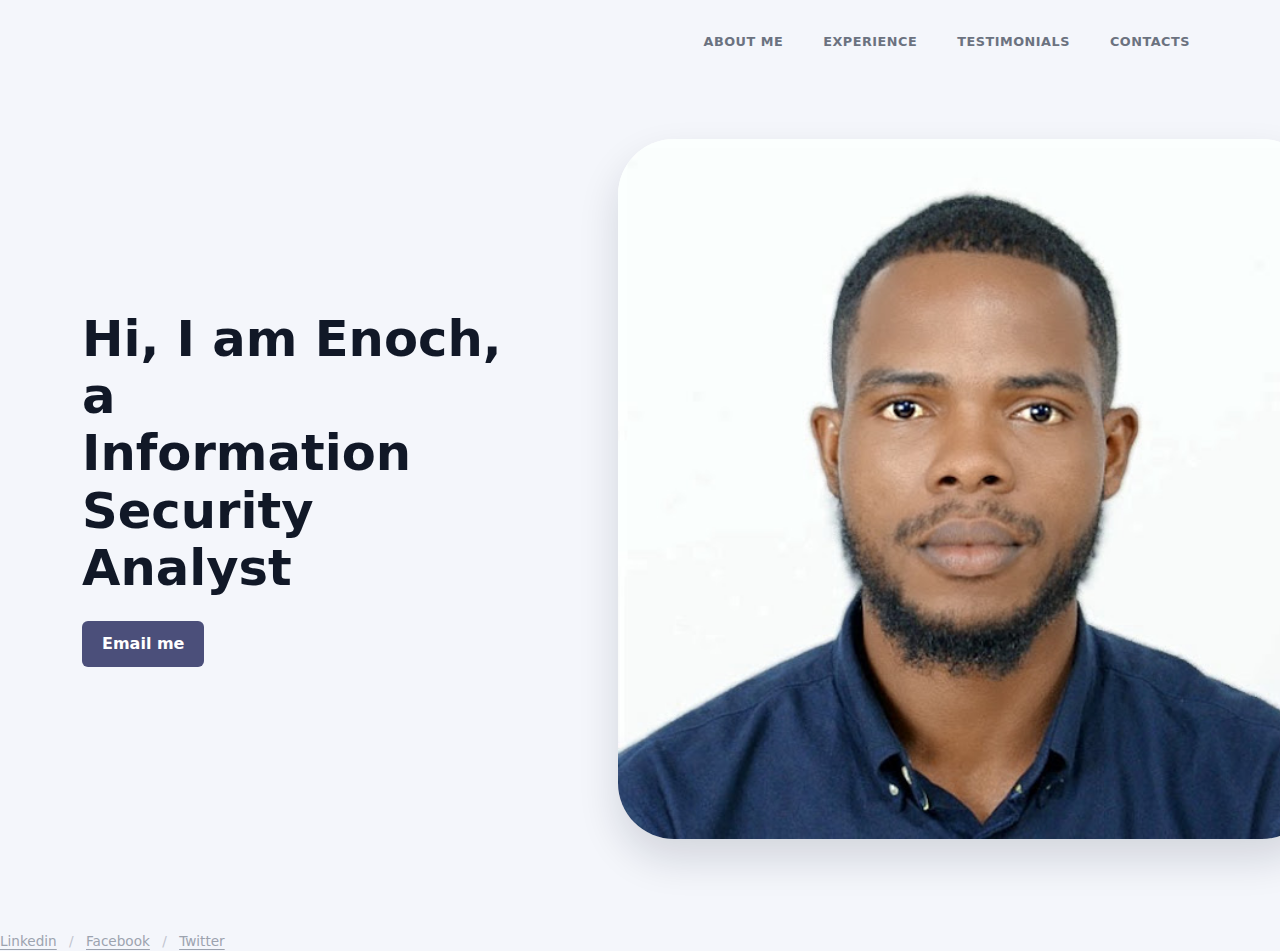
<file: index.html>
<!DOCTYPE html>
<html lang="en">
<head>
  <meta charset="UTF-8" />
  <meta name="viewport" content="width=device-width, initial-scale=1" />
  <title>Enoch Eugene Saka | Portfolio</title>

  <!-- Bootstrap CSS -->
  <link
    href="https://cdn.jsdelivr.net/npm/bootstrap@5.3.2/dist/css/bootstrap.min.css"
    rel="stylesheet"
  />

  <link rel="stylesheet" href="style.css" />
</head>

<body>

  <!-- NAVBAR -->
  <nav class="navbar navbar-expand-lg navbar-light bg-transparent py-4">
    <div class="container">
     

      <button class="navbar-toggler" type="button" data-bs-toggle="collapse" data-bs-target="#navMenu">
        <span class="navbar-toggler-icon"></span>
      </button>

      <div class="collapse navbar-collapse justify-content-end" id="navMenu">
        <ul class="navbar-nav gap-lg-4 gap-2 align-items-lg-center">
          <li class="nav-item"><a class="nav-link nav-top" href="#about">ABOUT ME</a></li>
          <li class="nav-item"><a class="nav-link nav-top" href="#experience">EXPERIENCE</a></li>
          <li class="nav-item"><a class="nav-link nav-top" href="#testimonials">TESTIMONIALS</a></li>
          <li class="nav-item"><a class="nav-link nav-top" href="#contact">CONTACTS</a></li>
        </ul>
      </div>
    </div>
  </nav>
  <!-- HERO -->
  <main class="hero">
    <div class="container">
      <div class="row align-items-center gx-lg-5">
        <!-- TEXT -->
        <div class="col-lg-5">
          <h1 class="hero-title">
            Hi, I am Enoch, a<br />
            Information Security Analyst
          </h1>

          <a href="mailto:eugenesaka10@gmail.com" class="btn btn-hero mt-4">
            Email me
          </a>

          <!-- SOCIAL LINKS (bottom-left like screenshot 1) -->
          <div class="hero-social">
            <a href="https://www.linkedin.com/in/enoch-eugene-saka-9909a964" target="_blank" rel="noreferrer">Linkedin</a>
            <span>/</span>
            <a href="#" target="_blank" rel="noreferrer">Facebook</a>
            <span>/</span>
            <a href="#" target="_blank" rel="noreferrer">Twitter</a>
          </div>
        </div>

        <!-- IMAGE -->
        <div class="col-lg-7 mt-5 mt-lg-0 d-flex justify-content-lg-end">
          <div class="hero-image-card">
            <img src="imges/unnamed.jpg" alt="Enoch Eugene Saka" />
          </div>
        </div>
      </div>
    </div>
  </main>

  <!-- Bootstrap JS -->
  <script src="https://cdn.jsdelivr.net/npm/bootstrap@5.3.2/dist/js/bootstrap.bundle.min.js"></script>
</body>
</html>
</file>
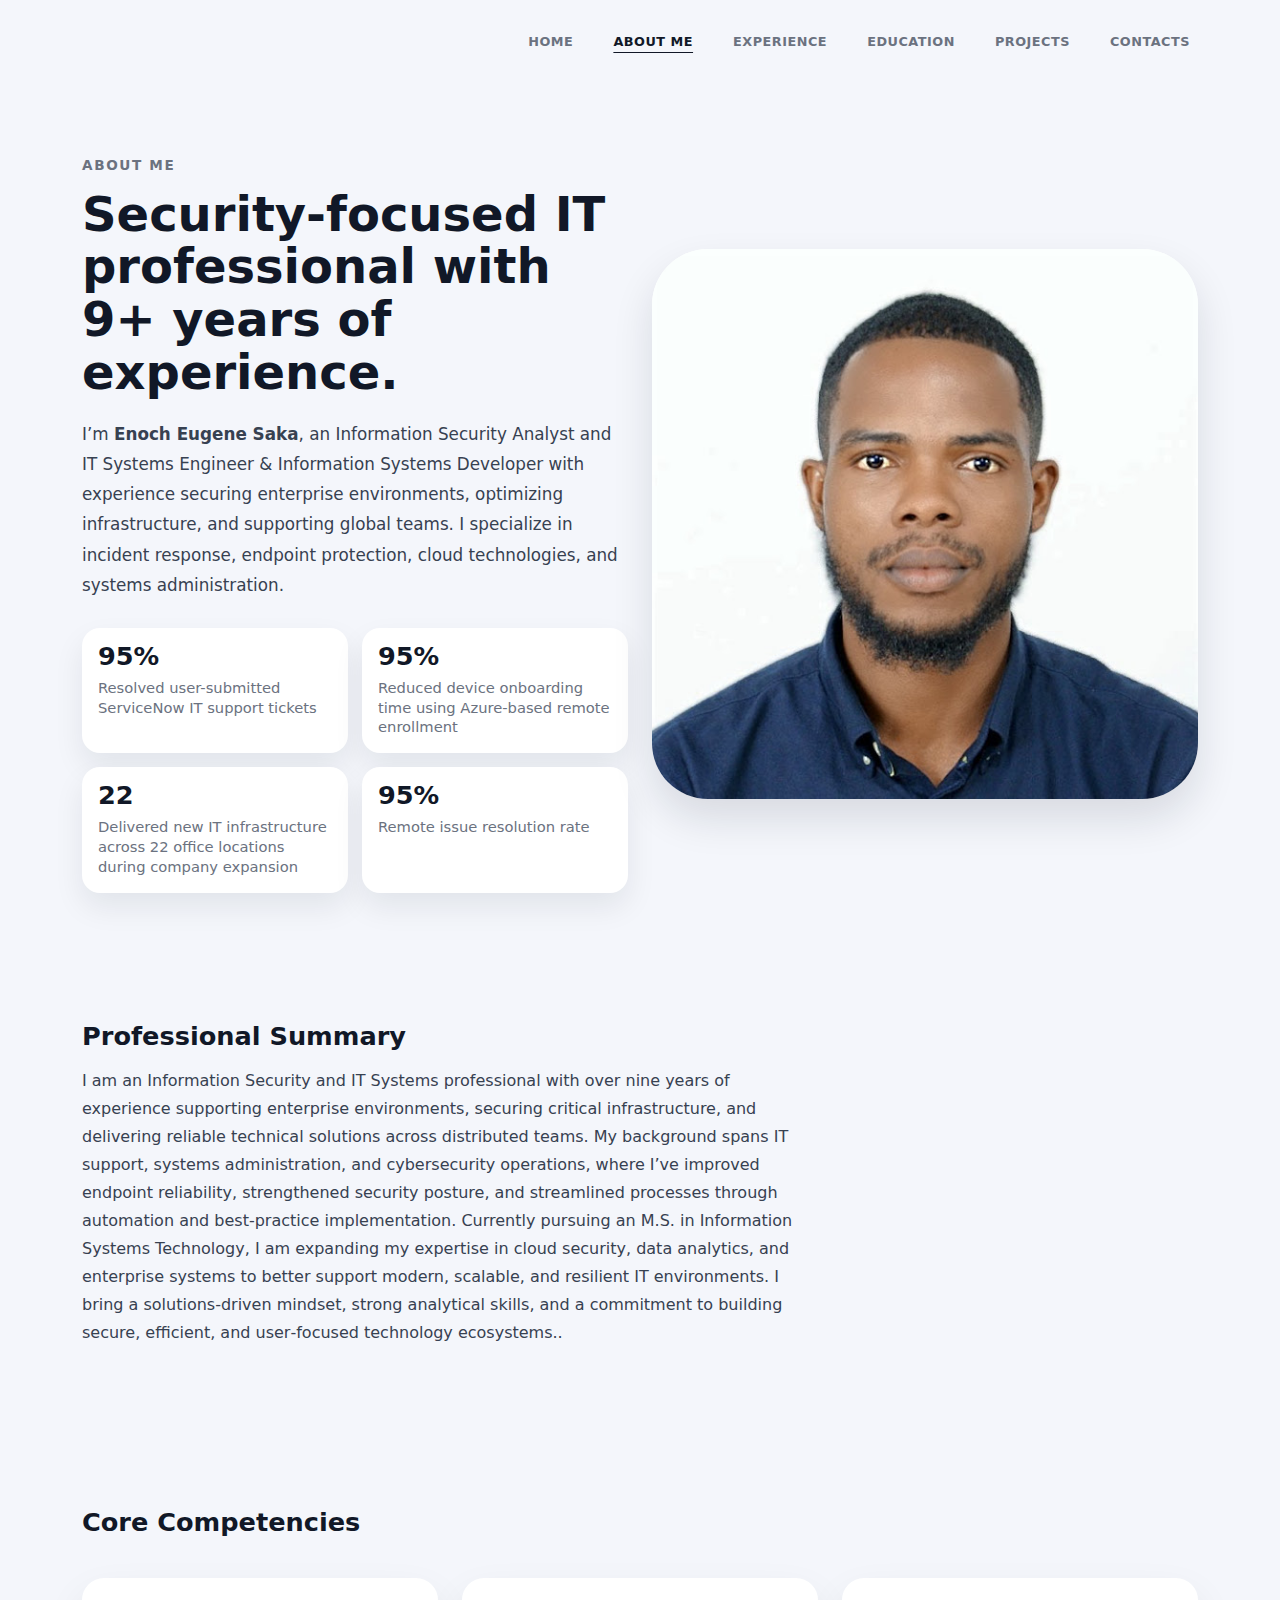
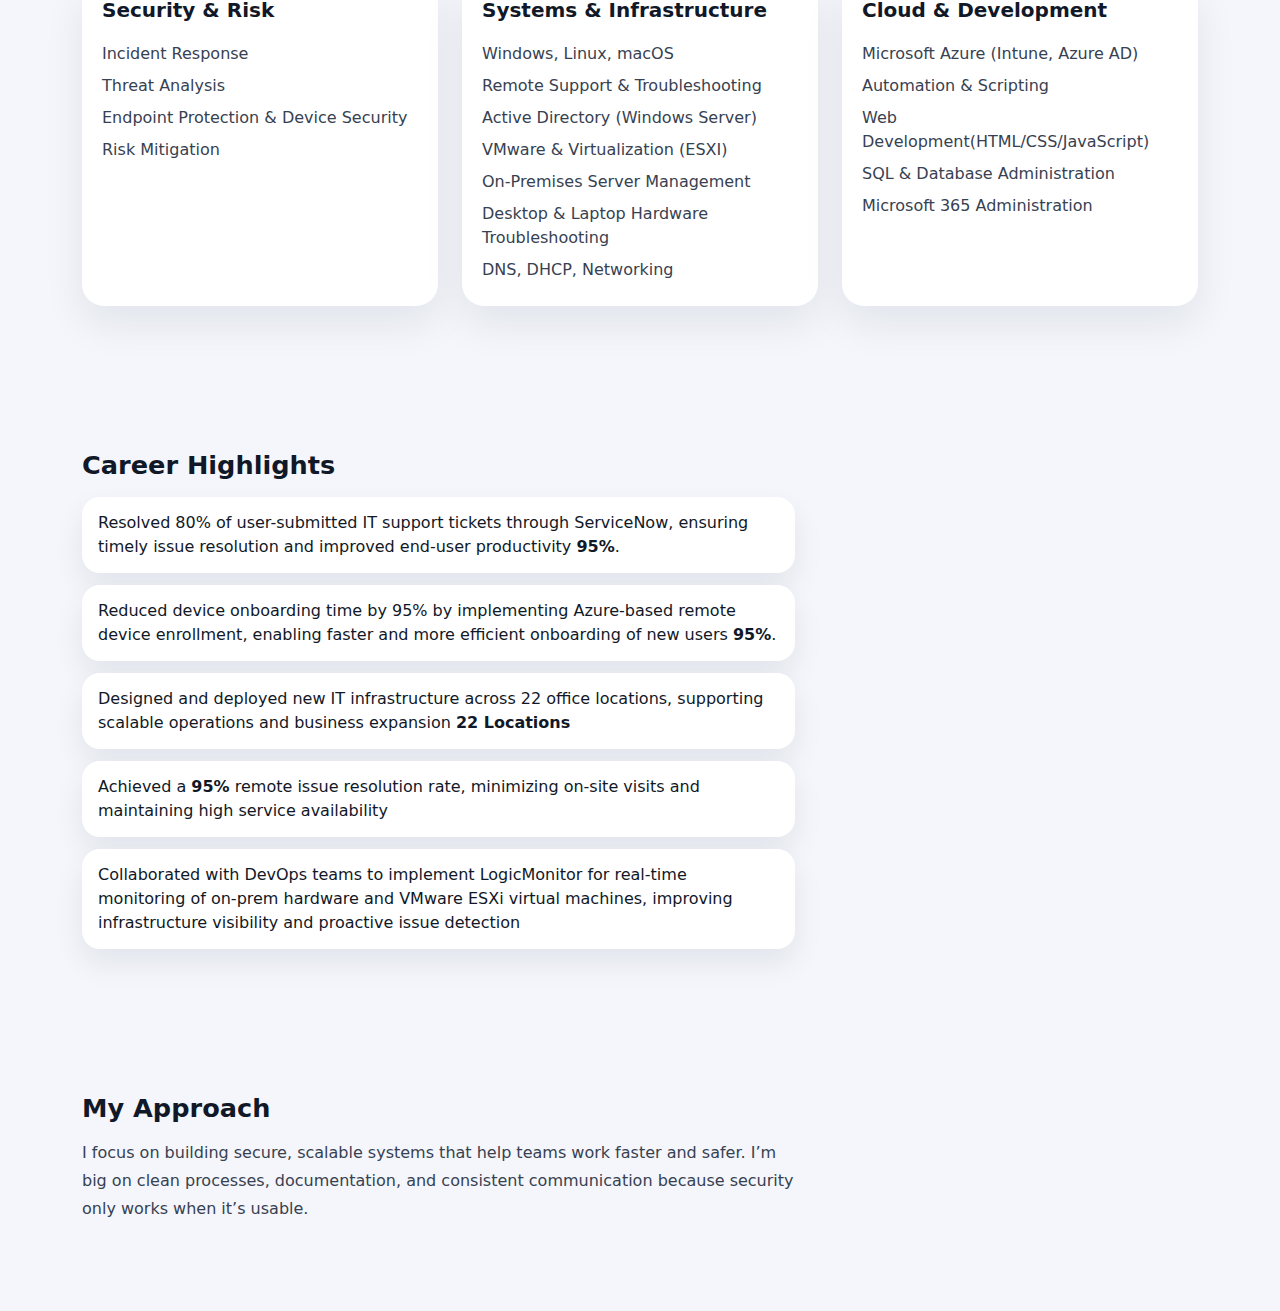
<file: about.html>
<!DOCTYPE html>
<html lang="en">
<head>
  <meta charset="UTF-8" />
  <meta name="viewport" content="width=device-width, initial-scale=1" />
  <title>About Me | Enoch Eugene Saka</title>

  <!-- Bootstrap CSS -->
  <link
    href="https://cdn.jsdelivr.net/npm/bootstrap@5.3.2/dist/css/bootstrap.min.css"
    rel="stylesheet"
  />

  <link rel="stylesheet" href="style.css" />
</head>

<body>

  <!-- NAVBAR -->
  <nav class="navbar navbar-expand-lg navbar-light bg-transparent py-4">
    <div class="container justify-content-end">
      <button class="navbar-toggler" type="button" data-bs-toggle="collapse" data-bs-target="#navMenu">
        <span class="navbar-toggler-icon"></span>
      </button>

      <div class="collapse navbar-collapse justify-content-end" id="navMenu">
        <ul class="navbar-nav gap-lg-4 gap-2 align-items-lg-center">
          <li class="nav-item"><a class="nav-link nav-top" href="index.html">HOME</a></li>
          <li class="nav-item"><a class="nav-link nav-top active" href="about.html">ABOUT ME</a></li>
          <li class="nav-item"><a class="nav-link nav-top" href="experience.html">EXPERIENCE</a></li>
          <li class="nav-item"><a class="nav-link nav-top" href="education.html">Education</a></li>
          <li class="nav-item"><a class="nav-link nav-top" href="projects.html">PROJECTS</a></li>
          <li class="nav-item"><a class="nav-link nav-top" href="contact.html">CONTACTS</a></li>
        </ul>
      </div>
    </div>
  </nav>

  <!-- ABOUT HERO -->
  <section class="about-hero">
    <div class="container">
      <div class="row align-items-center gy-5">
        <div class="col-lg-6">
          <p class="about-eyebrow">ABOUT ME</p>
          <h1 class="about-title">Security-focused IT professional with 9+ years of experience.</h1>

          <p class="about-lead">
            I’m <strong>Enoch Eugene Saka</strong>, an Information Security Analyst and IT Systems Engineer & Information Systems Developer with
            experience securing enterprise environments, optimizing infrastructure, and supporting global teams.
            I specialize in incident response, endpoint protection, cloud technologies, and systems administration.
          </p>

          <div class="about-quick">
            <div class="about-stat">
              <div class="stat-num">95%</div>
              <div class="stat-label">Resolved user-submitted ServiceNow IT support tickets</div>
            </div>
            <div class="about-stat">
              <div class="stat-num">95%</div>
              <div class="stat-label">Reduced device onboarding time using Azure-based remote enrollment</div>
            </div>
            <div class="about-stat">
              <div class="stat-num">22</div>
              <div class="stat-label">Delivered new IT infrastructure across 22 office locations during company expansion</div>
            </div>
            <div class="about-stat">
              <div class="stat-num">95%</div>
              <div class="stat-label">Remote issue resolution rate</div>
            </div>
          </div>
        </div>

        <div class="col-lg-6 d-flex justify-content-lg-end">
          <div class="about-image-card">
            <img src="imges/unnamed.jpg" alt="Enoch Eugene Saka" />
          </div>
        </div>
      </div>
    </div>
  </section>

  <!-- PROFESSIONAL SUMMARY -->
  <section class="about-section">
    <div class="container">
      <h2 class="section-title">Professional Summary</h2>
      <p class="section-text">
        I am an Information Security and IT Systems professional with over nine years of experience supporting enterprise environments, 
        securing critical infrastructure, and delivering reliable technical solutions across distributed teams. My background spans IT support, 
        systems administration, and cybersecurity operations, where I’ve improved endpoint reliability, strengthened security posture, 
        and streamlined processes through automation and best‑practice implementation.
        Currently pursuing an M.S. in Information Systems Technology,
         I am expanding my expertise in cloud security, data analytics, 
         and enterprise systems to better support modern, scalable, and resilient IT environments. I bring a solutions‑driven mindset, 
         strong analytical skills, and a commitment to building secure, efficient, and user‑focused technology ecosystems..
      </p>
    </div>
  </section>

  <!-- CORE COMPETENCIES -->
  <section class="about-section">
    <div class="container">
      <h2 class="section-title">Core Competencies</h2>

      <div class="row g-4 mt-1">
        <div class="col-md-4">
          <div class="about-card h-100">
            <h5 class="card-title fw-bold">Security & Risk</h5>
            <ul class="list-unstyled mt-3 mb-0 about-ul">
              <li>Incident Response</li>
              <li>Threat Analysis</li>
              <li>Endpoint Protection & Device Security</li>
              <li>Risk Mitigation</li>
            </ul>
          </div>
        </div>

        <div class="col-md-4">
          <div class="about-card h-100">
            <h5 class="card-title fw-bold">Systems & Infrastructure</h5>
            <ul class="list-unstyled mt-3 mb-0 about-ul">
              <li>Windows, Linux, macOS</li>
              <li>Remote Support & Troubleshooting</li>
              <li>Active Directory (Windows Server)</li>
              <li>VMware & Virtualization (ESXI)</li>
              <li>On-Premises Server Management</li>
              <li>Desktop & Laptop Hardware Troubleshooting</li>
              <li>DNS, DHCP, Networking</li>
            </ul>
          </div>
        </div>

        <div class="col-md-4">
          <div class="about-card h-100">
            <h5 class="card-title fw-bold">Cloud & Development</h5>
            <ul class="list-unstyled mt-3 mb-0 about-ul">
              <li>Microsoft Azure (Intune, Azure AD)</li>
              <li>Automation & Scripting</li>
              <li>Web Development(HTML/CSS/JavaScript)</li>
              <li>SQL & Database Administration</li>
              <li>Microsoft 365 Administration</li>
            </ul>
          </div>
        </div>
      </div>
    </div>
  </section>

  <!-- CAREER HIGHLIGHTS -->
  <section class="about-section">
    <div class="container">
      <h2 class="section-title">Career Highlights</h2>

      <ul class="about-list mt-3">
        <li>Resolved 80% of user-submitted IT support tickets through ServiceNow, ensuring timely issue resolution and improved end-user productivity <strong>95%</strong>.</li>
        <li>Reduced device onboarding time by 95% by implementing Azure-based remote device enrollment, enabling faster and more efficient onboarding of new users <strong>95%</strong>.</li>
        <li>Designed and deployed new IT infrastructure across 22 office locations, supporting scalable operations and business expansion <strong>22 Locations</strong></li>
        <li>Achieved a <strong>95%</strong> remote issue resolution rate, minimizing on-site visits and maintaining high service availability</li>
        <li>Collaborated with DevOps teams to implement LogicMonitor for real-time monitoring of on-prem hardware and VMware ESXi virtual machines, improving infrastructure visibility and proactive issue detection</li>
      </ul>
    </div>
  </section>

  <!-- APPROACH -->
  <section class="about-section">
    <div class="container">
      <h2 class="section-title">My Approach</h2>
      <p class="section-text">
        I focus on building secure, scalable systems that help teams work faster and safer. I’m big on clean processes,
        documentation, and consistent communication because security only works when it’s usable.
      </p>
    </div>
  </section>

  <!-- Bootstrap JS -->
  <script src="https://cdn.jsdelivr.net/npm/bootstrap@5.3.2/dist/js/bootstrap.bundle.min.js"></script>
</body>
</html>
</file>
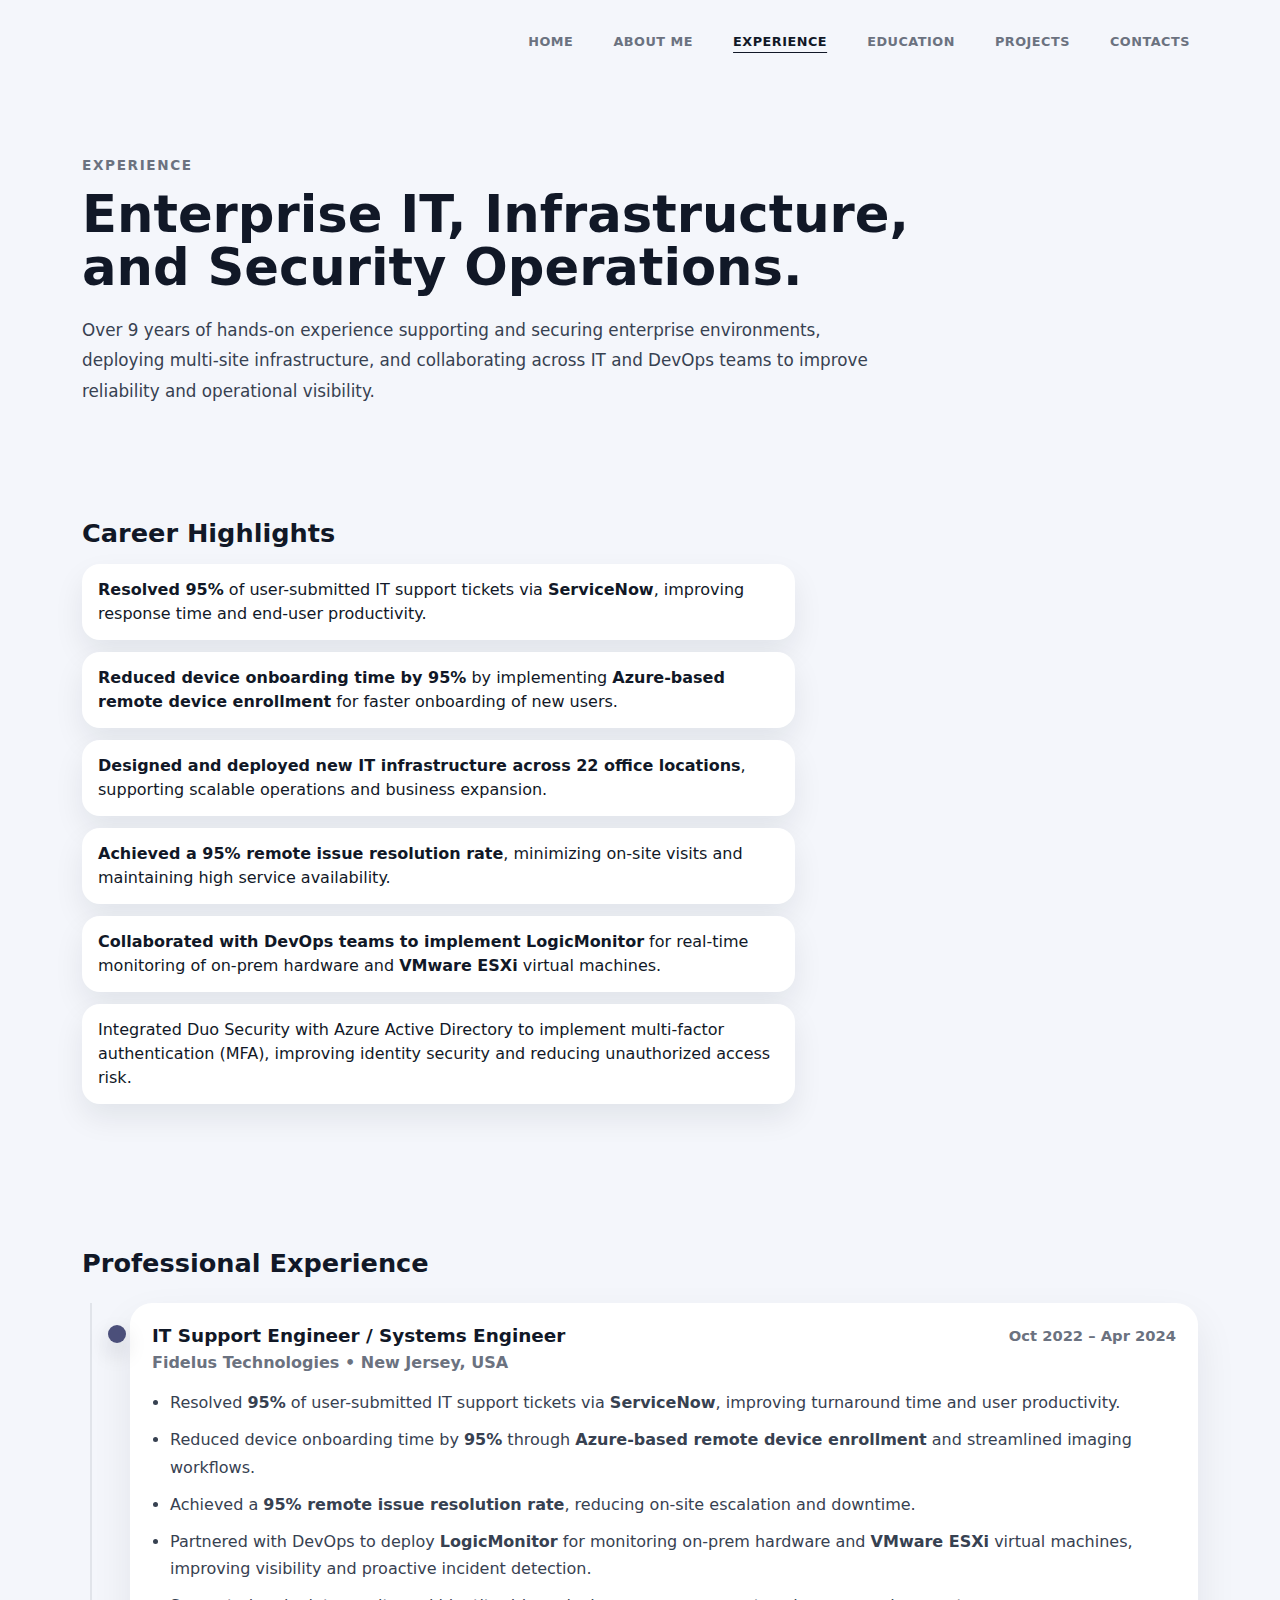
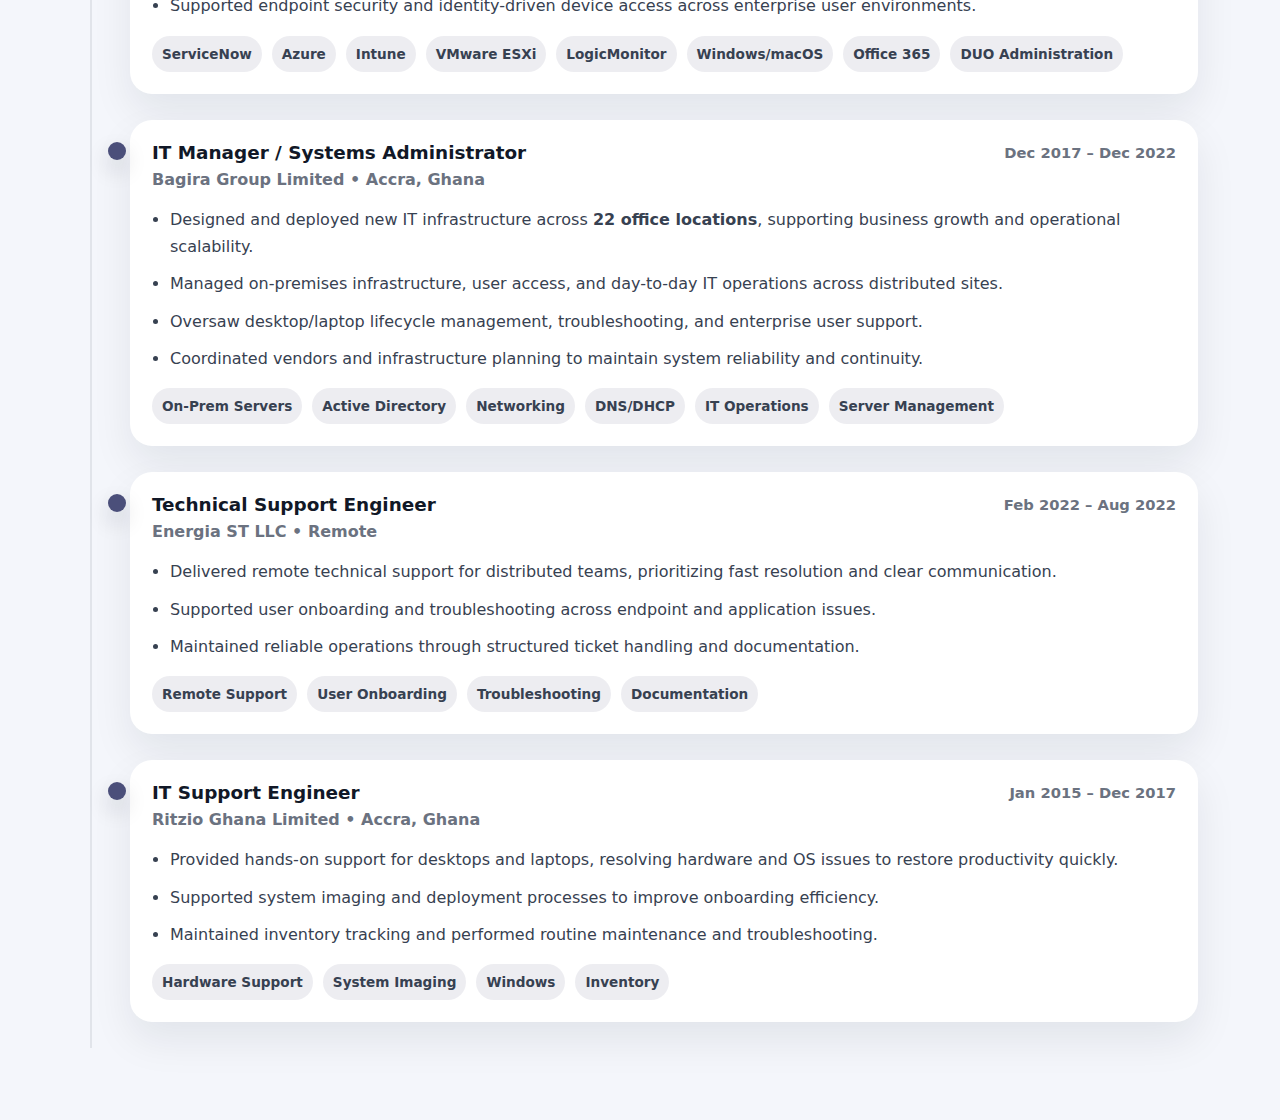
<file: experience.html>
<!DOCTYPE html>
<html lang="en">
<head>
  <meta charset="UTF-8" />
  <meta name="viewport" content="width=device-width, initial-scale=1" />
  <title>Experience | Enoch Eugene Saka</title>

  <!-- Bootstrap CSS -->
  <link
    href="https://cdn.jsdelivr.net/npm/bootstrap@5.3.2/dist/css/bootstrap.min.css"
    rel="stylesheet"
  />

  <link rel="stylesheet" href="style.css" />
</head>

<body>

  <!-- NAVBAR -->
  <nav class="navbar navbar-expand-lg navbar-light bg-transparent py-4">
    <div class="container justify-content-end">
      <button class="navbar-toggler" type="button" data-bs-toggle="collapse" data-bs-target="#navMenu">
        <span class="navbar-toggler-icon"></span>
      </button>

      <div class="collapse navbar-collapse justify-content-end" id="navMenu">
        <ul class="navbar-nav gap-lg-4 gap-2 align-items-lg-center">
          <ul class="navbar-nav gap-lg-4 gap-2 align-items-lg-center">
            <li class="nav-item"><a class="nav-link nav-top" href="index.html">HOME</a></li>
            <li class="nav-item"><a class="nav-link nav-top" href="about.html">ABOUT ME</a></li>
            <li class="nav-item"><a class="nav-link nav-top active" href="experience.html">EXPERIENCE</a></li>
            <li class="nav-item"><a class="nav-link nav-top" href="education.html">EDUCATION</a></li>
            <li class="nav-item"><a class="nav-link nav-top" href="projects.html">PROJECTS</a></li>
            <li class="nav-item"><a class="nav-link nav-top" href="contact.html">CONTACTS</a></li>
          </ul>
        </ul>
        </ul>
      </div>
    </div>
  </nav>

  <!-- PAGE HEADER -->
  <header class="page-hero">
    <div class="container">
      <p class="page-eyebrow">EXPERIENCE</p>
      <h1 class="page-title">Enterprise IT, Infrastructure, and Security Operations.</h1>
      <p class="page-lead">
        Over 9 years of hands-on experience supporting and securing enterprise environments, deploying multi-site infrastructure,
        and collaborating across IT and DevOps teams to improve reliability and operational visibility.
      </p>
    </div>
  </header>

  <!-- CAREER HIGHLIGHTS -->
  <section class="page-section">
    <div class="container">
      <h2 class="section-title">Career Highlights</h2>

      <ul class="about-list mt-3">
        <li><strong>Resolved 95%</strong> of user-submitted IT support tickets via <strong>ServiceNow</strong>, improving response time and end-user productivity.</li>
        <li><strong>Reduced device onboarding time by 95%</strong> by implementing <strong>Azure-based remote device enrollment</strong> for faster onboarding of new users.</li>
        <li><strong>Designed and deployed new IT infrastructure across 22 office locations</strong>, supporting scalable operations and business expansion.</li>
        <li><strong>Achieved a 95% remote issue resolution rate</strong>, minimizing on-site visits and maintaining high service availability.</li>
        <li><strong>Collaborated with DevOps teams to implement LogicMonitor</strong> for real-time monitoring of on-prem hardware and <strong>VMware ESXi</strong> virtual machines.</li>
        <li>Integrated Duo Security with Azure Active Directory to implement multi-factor authentication (MFA), improving identity security and reducing unauthorized access risk.</li>
      </ul>
    </div>
  </section>

  <!-- EXPERIENCE TIMELINE -->
  <section class="page-section">
    <div class="container">
      <h2 class="section-title">Professional Experience</h2>

      <div class="exp-timeline mt-4">

        <!-- Fidelus -->
        <article class="exp-item">
          <div class="exp-dot"></div>
          <div class="exp-card">
            <div class="exp-top">
              <div>
                <h3 class="exp-role">IT Support Engineer / Systems Engineer</h3>
                <p class="exp-company">Fidelus Technologies • New Jersey, USA</p>
              </div>
              <p class="exp-dates">Oct 2022 – Apr 2024</p>
            </div>

            <ul class="exp-bullets">
              <li>Resolved <strong>95%</strong> of user-submitted IT support tickets via <strong>ServiceNow</strong>, improving turnaround time and user productivity.</li>
              <li>Reduced device onboarding time by <strong>95%</strong> through <strong>Azure-based remote device enrollment</strong> and streamlined imaging workflows.</li>
              <li>Achieved a <strong>95% remote issue resolution rate</strong>, reducing on-site escalation and downtime.</li>
              <li>Partnered with DevOps to deploy <strong>LogicMonitor</strong> for monitoring on-prem hardware and <strong>VMware ESXi</strong> virtual machines, improving visibility and proactive incident detection.</li>
              <li>Supported endpoint security and identity-driven device access across enterprise user environments.</li>
            </ul>

            <div class="exp-tags">
              <span>ServiceNow</span><span>Azure</span><span>Intune</span><span>VMware ESXi</span><span>LogicMonitor</span><span>Windows/macOS</span><span>Office 365</span><span>DUO Administration</span>
            </div>
          </div>
        </article>

        <!-- Bagira -->
        <article class="exp-item">
          <div class="exp-dot"></div>
          <div class="exp-card">
            <div class="exp-top">
              <div>
                <h3 class="exp-role">IT Manager / Systems Administrator</h3>
                <p class="exp-company">Bagira Group Limited • Accra, Ghana</p>
              </div>
              <p class="exp-dates">Dec 2017 – Dec 2022</p>
            </div>

            <ul class="exp-bullets">
              <li>Designed and deployed new IT infrastructure across <strong>22 office locations</strong>, supporting business growth and operational scalability.</li>
              <li>Managed on-premises infrastructure, user access, and day-to-day IT operations across distributed sites.</li>
              <li>Oversaw desktop/laptop lifecycle management, troubleshooting, and enterprise user support.</li>
              <li>Coordinated vendors and infrastructure planning to maintain system reliability and continuity.</li>
            </ul>

            <div class="exp-tags">
              <span>On-Prem Servers</span><span>Active Directory</span><span>Networking</span><span>DNS/DHCP</span><span>IT Operations</span><span>Server Management</span>
            </div>
          </div>
        </article>

        <!-- Energia -->
        <article class="exp-item">
          <div class="exp-dot"></div>
          <div class="exp-card">
            <div class="exp-top">
              <div>
                <h3 class="exp-role">Technical Support Engineer</h3>
                <p class="exp-company">Energia ST LLC • Remote</p>
              </div>
              <p class="exp-dates">Feb 2022 – Aug 2022</p>
            </div>

            <ul class="exp-bullets">
              <li>Delivered remote technical support for distributed teams, prioritizing fast resolution and clear communication.</li>
              <li>Supported user onboarding and troubleshooting across endpoint and application issues.</li>
              <li>Maintained reliable operations through structured ticket handling and documentation.</li>
            </ul>

            <div class="exp-tags">
              <span>Remote Support</span><span>User Onboarding</span><span>Troubleshooting</span><span>Documentation</span>
            </div>
          </div>
        </article>

        <!-- Ritzio -->
        <article class="exp-item">
          <div class="exp-dot"></div>
          <div class="exp-card">
            <div class="exp-top">
              <div>
                <h3 class="exp-role">IT Support Engineer</h3>
                <p class="exp-company">Ritzio Ghana Limited • Accra, Ghana</p>
              </div>
              <p class="exp-dates">Jan 2015 – Dec 2017</p>
            </div>

            <ul class="exp-bullets">
              <li>Provided hands-on support for desktops and laptops, resolving hardware and OS issues to restore productivity quickly.</li>
              <li>Supported system imaging and deployment processes to improve onboarding efficiency.</li>
              <li>Maintained inventory tracking and performed routine maintenance and troubleshooting.</li>
            </ul>

            <div class="exp-tags">
              <span>Hardware Support</span><span>System Imaging</span><span>Windows</span><span>Inventory</span>
            </div>
          </div>
        </article>

      </div>
    </div>
  </section>

  

  <!-- Bootstrap JS -->
  <script src="https://cdn.jsdelivr.net/npm/bootstrap@5.3.2/dist/js/bootstrap.bundle.min.js"></script>
</body>
</html>
</file>
<file: style.css>
/* Page background like screenshot 1 */
body{
    font-family: system-ui, -apple-system, Segoe UI, Roboto, Arial, sans-serif;
    background: #f4f6fb;
    color: #111827;
  }
  
  /* Top nav links: small, spaced, uppercase */
  .nav-top{
    font-size: 0.8rem;
    letter-spacing: 0.04em;
    font-weight: 600;
    color: #6b7280 !important;
    text-transform: uppercase;
  }
  .nav-top:hover{
    color: #111827 !important;
  }
  .nav-top.active{
    color: #111827 !important;
    text-decoration: underline;
    text-underline-offset: 6px;
  }
  
  /* Hero spacing + vertical centering feel */
  .hero{
    position: relative;
    padding: 4.5rem 0 6rem;
  }
  
  /* Big bold headline */
  .hero-title{
    font-size: clamp(2.2rem, 4vw, 3.1rem);
    font-weight: 800;
    line-height: 1.15;
    margin: 0;
  }
  
  /* Button style like screenshot 1 */
  .btn-hero{
    background: #4b4f7a;
    border: 0;
    color: #fff;
    padding: 0.7rem 1.25rem;
    border-radius: 6px;
    font-weight: 600;
  }
  .btn-hero:hover{
    background: #3f436a;
    color: #fff;
  }
  
  /* Image card */
  .hero-image-card{
    width: 700px;
    height: 700px;
    border-radius: 56px;
    overflow: hidden;
    background: #fff;
    box-shadow: 0 20px 40px rgba(17, 24, 39, 0.14);
  }
  .hero-image-card > img{
    width: 100% !important;
    height: 100% !important;
    max-width: none !important;
    object-fit: cover;
    object-position: center;
    display: block;
  }
  
  /* Social links aligned to H2 left edge */
  .hero-social{
    position: absolute;
    left: 0;
    bottom: -56px;
    font-size: 0.85rem;
    color: #9ca3af;
  }
  .hero-social a{
    color: #9ca3af;
    text-decoration: underline;
    text-underline-offset: 3px;
  }
  .hero-social span{
    margin: 0 8px;
    color: #c0c4cf;
  }
  
  /* Desktop behavior */
  @media (min-width: 992px){
    .hero{
      min-height: calc(100vh - 88px);
      display: flex;
      align-items: center;
      padding: 0;
    }
  
    .hero .row{
      overflow: visible;
    }
  
    /* push image outside container to the right */
    .hero-image-card{
      margin-right: -100px;
      transform: translateX(20px);
    }
  }
  
  /* Mobile */
  @media (max-width: 991.98px){
    .hero-social{
      position: static;
      margin-top: 2.5rem;
    }
  
    .hero-image-card{
      width: 100%;
      height: 380px;
      border-radius: 36px;
      margin-right: 0;
      transform: none;
    }
  }
  
  /* ----------------------------- */
  /* ABOUT PAGE SUPPORT (new)       */
  /* ----------------------------- */
  .about-hero{
    padding: 4.5rem 0 3.5rem;
  }
  .about-eyebrow{
    font-size: 0.85rem;
    letter-spacing: 0.12em;
    font-weight: 700;
    color: #6b7280;
    margin: 0 0 0.75rem;
  }
  .about-title{
    font-size: clamp(2.0rem, 4vw, 3.0rem);
    font-weight: 800;
    line-height: 1.1;
    margin: 0 0 1.25rem;
  }
  .about-lead{
    color: #374151;
    line-height: 1.8;
    font-size: 1.05rem;
    max-width: 60ch;
    margin: 0;
  }
  
  /* About image card */
  .about-image-card{
    width: 680px;
    height: 550px;
    border-radius: 56px;
    overflow: hidden;
    background: #fff;
    box-shadow: 0 20px 40px rgba(17, 24, 39, 0.12);
    margin-left: auto;
  }
  .about-image-card > img{
    width: 100%;
    height: 100%;
    object-fit: cover;
    object-position: center;
    display: block;
  }
  
  /* About quick stats */
  .about-quick{
    margin-top: 1.75rem;
    display: grid;
    grid-template-columns: repeat(2, minmax(0, 1fr));
    gap: 14px;
  }
  .about-stat{
    background: #ffffff;
    border-radius: 18px;
    padding: 16px;
    box-shadow: 0 14px 30px rgba(17, 24, 39, 0.08);
  }
  .stat-num{
    font-size: 1.6rem;
    font-weight: 800;
    line-height: 1;
  }
  .stat-label{
    margin-top: 8px;
    font-size: 0.92rem;
    color: #6b7280;
    line-height: 1.35;
  }
  
  /* About sections */
  .about-section{
    padding: 4.5rem 0;
  }
  .section-title{
    font-size: 1.6rem;
    font-weight: 800;
    margin: 0 0 1rem;
  }
  .section-text{
    color: #374151;
    line-height: 1.75;
    max-width: 70ch;
  }
  
  /* About cards */
  .about-card{
    background: #ffffff;
    border-radius: 22px;
    padding: 20px;
    box-shadow: 0 18px 40px rgba(17, 24, 39, 0.08);
  }
  .about-ul li{
    padding: 4px 0;
    color: #374151;
  }
  
  /* About highlights list */
  .about-list{
    list-style: none;
    padding: 0;
    margin: 0;
    display: grid;
    gap: 12px;
    max-width: 70ch;
  }
  .about-list li{
    background: #ffffff;
    border-radius: 18px;
    padding: 14px 16px;
    box-shadow: 0 14px 30px rgba(17, 24, 39, 0.08);
  }
  
  /* About mobile */
  @media (max-width: 991.98px){
    .about-image-card{
      width: 100%;
      height: 380px;
      border-radius: 36px;
      margin-left: 0;
    }
    .about-quick{
      grid-template-columns: 1fr;
    }
  }

  /* ----------------------------- */
/* EXPERIENCE PAGE (additions)    */
/* ----------------------------- */

.page-hero{
  padding: 4.5rem 0 2.5rem;
}
.page-eyebrow{
  font-size: 0.85rem;
  letter-spacing: 0.12em;
  font-weight: 700;
  color: #6b7280;
  margin: 0 0 0.75rem;
}
.page-title{
  font-size: clamp(2.2rem, 4vw, 3.2rem);
  font-weight: 900;
  line-height: 1.05;
  margin: 0 0 1.25rem;
  max-width: 24ch;
}
.page-lead{
  color: #374151;
  line-height: 1.8;
  font-size: 1.05rem;
  max-width: 75ch;
  margin: 0;
}

.page-section{
  padding: 4.5rem 0;
}

/* Timeline */
.exp-timeline{
  position: relative;
  padding-left: 26px;
}
.exp-timeline::before{
  content: "";
  position: absolute;
  left: 8px;
  top: 0;
  bottom: 0;
  width: 2px;
  background: rgba(17,24,39,0.08);
}

.exp-item{
  position: relative;
  padding: 0 0 26px 0;
}
.exp-dot{
  position: absolute;
  left: 0;
  top: 22px;
  width: 18px;
  height: 18px;
  border-radius: 999px;
  background: #4b4f7a;
  box-shadow: 0 10px 22px rgba(17,24,39,0.18);
}
.exp-card{
  background: #ffffff;
  border-radius: 22px;
  padding: 22px;
  box-shadow: 0 18px 40px rgba(17, 24, 39, 0.08);
  margin-left: 22px;
}

.exp-top{
  display: flex;
  justify-content: space-between;
  gap: 16px;
  flex-wrap: wrap;
  align-items: flex-start;
  margin-bottom: 10px;
}
.exp-role{
  font-size: 1.15rem;
  font-weight: 900;
  margin: 0;
}
.exp-company{
  margin: 4px 0 0;
  color: #6b7280;
  font-weight: 600;
}
.exp-dates{
  margin: 0;
  color: #6b7280;
  font-weight: 700;
  font-size: 0.92rem;
}

.exp-bullets{
  margin: 14px 0 0;
  padding-left: 18px;
  color: #374151;
  line-height: 1.7;
}
.exp-bullets li{
  margin: 10px 0;
}

/* tags */
.exp-tags{
  margin-top: 16px;
  display: flex;
  flex-wrap: wrap;
  gap: 10px;
}
.exp-tags span{
  display: inline-block;
  background: rgba(75,79,122,0.10);
  color: #374151;
  font-weight: 700;
  font-size: 0.85rem;
  padding: 8px 10px;
  border-radius: 999px;
}

/* CTA */
.cta-card{
  background: #ffffff;
  border-radius: 22px;
  padding: 26px;
  box-shadow: 0 18px 40px rgba(17, 24, 39, 0.08);
  display: flex;
  flex-direction: column;
  gap: 10px;
  max-width: 900px;
}
.cta-title{
  font-size: 1.35rem;
  font-weight: 900;
  margin: 0;
}
.cta-text{
  margin: 0;
  color: #374151;
  line-height: 1.7;
  max-width: 70ch;
}

@media (max-width: 991.98px){
  .page-title{
    max-width: none;
  }
  .exp-card{
    margin-left: 14px;
    padding: 18px;
  }
  .exp-dot{
    top: 18px;
  }
}

/* ------------------------------------------ */
/* EDUCATION PAGE                             */
/* ------------------------------------------ */

.edu-card {
  width: 100%;
  text-align: left;
  background: #fff;
  border: 0;
  border-radius: 18px;
  padding: 18px;
  box-shadow: 0 18px 40px rgba(17, 24, 39, 0.08);
  margin-top: 14px;
}

.edu-card-top {
  display: flex;
  justify-content: space-between;
  gap: 12px;
  align-items: center;
}

.edu-title {
  margin: 0;
  font-weight: 900;
  font-size: 1.05rem;
  color: #111827;
}

.edu-meta {
  margin-top: 8px;
  color: #6b7280;
  font-weight: 600;
  font-size: 0.92rem;
}

.edu-pill {
  background: rgba(75, 79, 122, 0.10);
  color: #374151;
  font-weight: 800;
  font-size: 0.78rem;
  padding: 7px 10px;
  border-radius: 999px;
  white-space: nowrap;
}

.edu-card-btn {
  cursor: pointer;
}

.edu-card-btn:hover {
  transform: translateY(-2px);
  transition: 0.15s ease;
}

.edu-card-btn.is-active {
  outline: 2px solid rgba(75, 79, 122, 0.35);
}

/* Badge row (icons) */
.edu-badges {
  margin-top: 12px;
  display: flex;
  gap: 10px;
  align-items: center;
  flex-wrap: wrap;
}

.edu-badge {
  height: 22px;
  width: auto;
  opacity: 0.9;
}

/* Preview panel */
.preview-card {
  background: #fff;
  border-radius: 22px;
  box-shadow: 0 18px 40px rgba(17, 24, 39, 0.08);
  overflow: hidden;
}

.preview-head {
  padding: 18px 20px;
  border-bottom: 1px solid rgba(17, 24, 39, 0.06);
  display: flex;
  justify-content: space-between;
  gap: 14px;
  align-items: flex-start;
}

.preview-head-left {
  display: flex;
  align-items: center;
  gap: 12px;
}

.preview-logo {
  width: 38px;
  height: 38px;
  border-radius: 10px;
  object-fit: contain;
  background: rgba(17, 24, 39, 0.04);
  padding: 6px;
  display: none;
}

.preview-title {
  margin: 0;
  font-weight: 900;
}

.preview-meta {
  color: #6b7280;
  font-weight: 600;
  margin-top: 6px;
}

.preview-open {
  color: #4b4f7a;
  font-weight: 800;
  text-decoration: underline;
  text-underline-offset: 4px;
  white-space: nowrap;
}

.preview-body {
  padding: 16px;
  min-height: 560px;
  display: grid;
  place-items: center;
  position: relative;
}

/* Empty state */
.preview-empty {
  color: #9ca3af;
  font-weight: 700;
}

/* Preview content */
.preview-img {
  width: 100%;
  max-height: 740px;
  object-fit: contain;
  border-radius: 14px;
}

.preview-frame {
  width: 100%;
  height: 740px;
  border: 0;
}

/* Animation states: fade + slight slide */
.preview-body.is-fading {
  opacity: 0;
  transform: translateY(6px);
  transition: opacity 180ms ease, transform 180ms ease;
}

.preview-body.is-visible {
  opacity: 1;
  transform: translateY(0);
  transition: opacity 220ms ease, transform 220ms ease;
}

@media (max-width: 991.98px) {
  .page-title { max-width: none; }
  .preview-frame { height: 620px; }
}

/* =========================
   Preview Watermark (3x)
   ========================= */

   .preview-body{
    position: relative;
    overflow: hidden;
  }
  
  /* watermark container */
  .preview-watermark{
    position: absolute;
    inset: 0;
    z-index: 2;
    pointer-events: none;
    user-select: none;
  
    display: flex;
    flex-direction: column;
    justify-content: space-between;
    padding: 48px 24px;
  
    opacity: 1;
    transition: opacity 220ms ease, transform 220ms ease;
  }
  
  /* fade with preview animation */
  .preview-body.is-fading .preview-watermark{
    opacity: 0;
    transform: scale(0.98);
  }
  
  /* individual watermark rows */
  .preview-watermark span{
    align-self: center;
  
    padding: 10px 18px;
    border-radius: 999px;
  
    font-weight: 800;
    letter-spacing: 0.14em;
    text-transform: uppercase;
    font-size: clamp(0.75rem, 1vw, 0.95rem);
  
    color: rgba(17, 24, 39, 0.18);
  
    background: rgba(255, 255, 255, 0.18);
    backdrop-filter: blur(6px);
    -webkit-backdrop-filter: blur(6px);
  
    box-shadow: 0 10px 28px rgba(17, 24, 39, 0.05);
    border: 1px solid rgba(17, 24, 39, 0.06);
  
    transform: rotate(-16deg);
  }
  
  /* middle watermark slightly stronger */
  .preview-watermark span:nth-child(2){
    color: rgba(17, 24, 39, 0.22);
  }
  
  /* soften watermark on hover */
  .preview-card:hover .preview-watermark{
    opacity: 0.55;
  }
  
  /* preview image always below watermark */
  .preview-img{
    position: relative;
    z-index: 1;
    max-width: 100%;
    height: auto;
    display: block;
    -webkit-user-drag: none;
    user-drag: none;
  }
</file>
